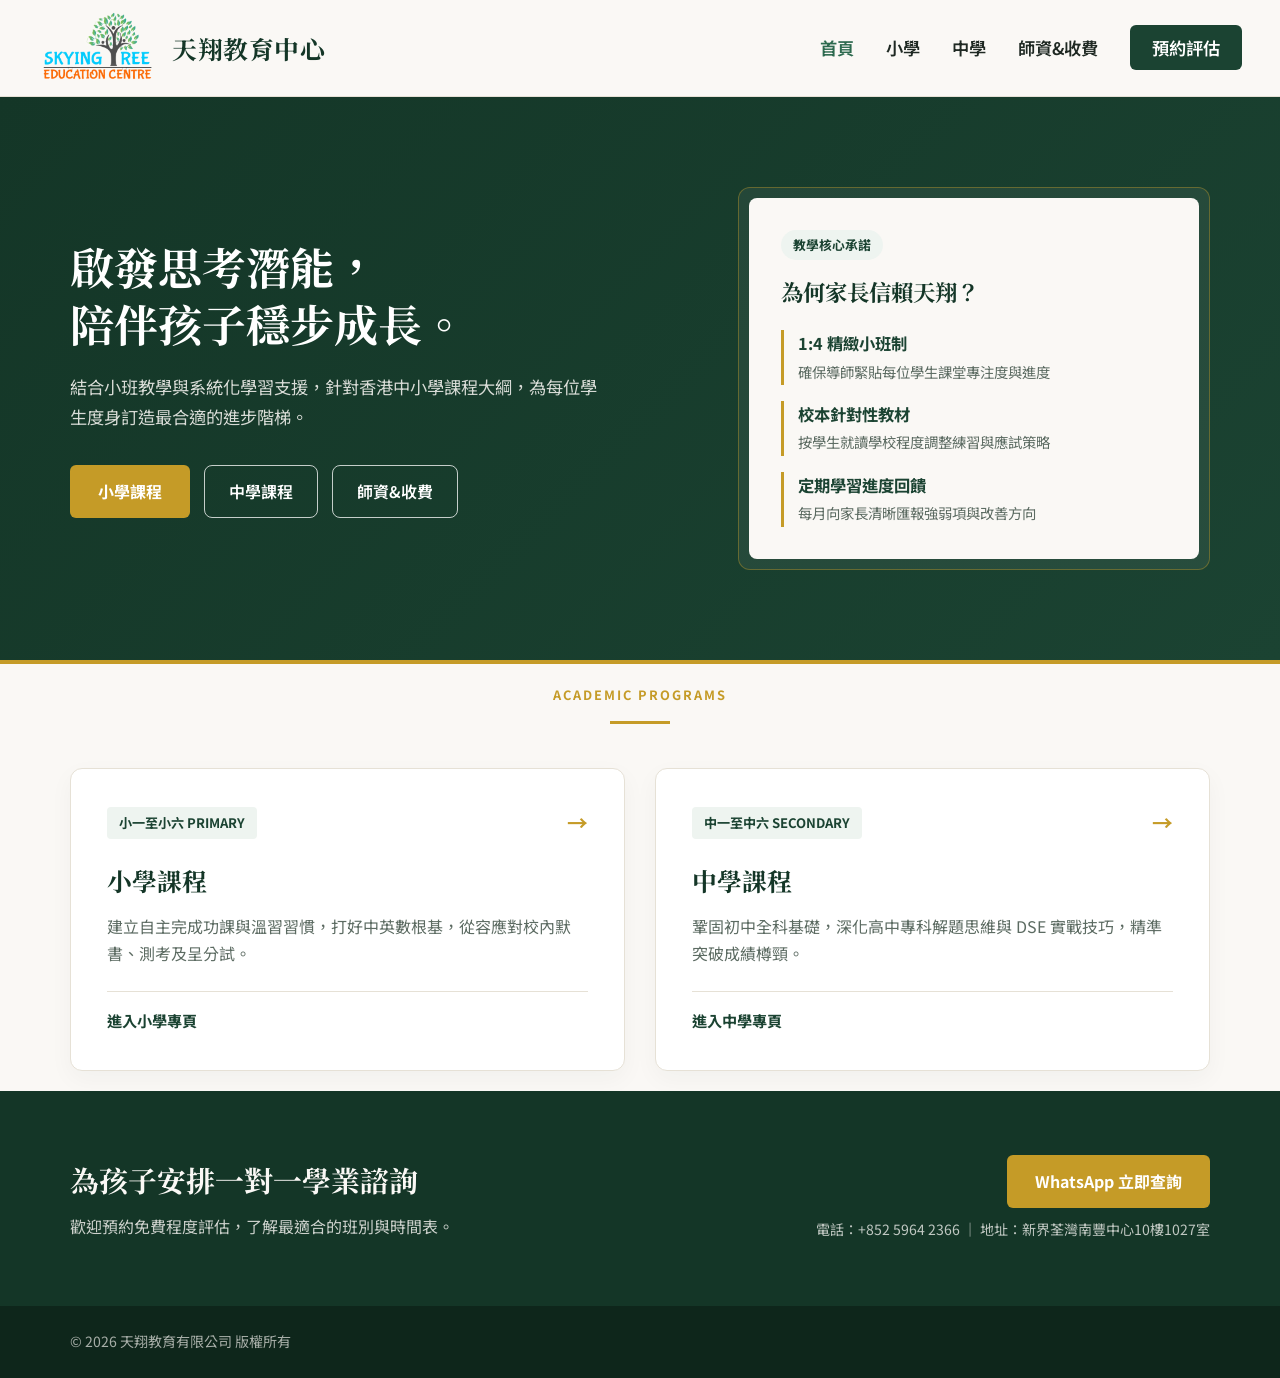
<file: index.html>
<!DOCTYPE html>
<html lang="zh-Hant">
<head>
  <meta charset="UTF-8" />
  <meta name="viewport" content="width=device-width, initial-scale=1.0" />
  <title>天翔教育中心 | 專注成長與學業卓越</title>
  <link rel="preconnect" href="https://fonts.googleapis.com">
  <link rel="preconnect" href="https://fonts.gstatic.com" crossorigin>
  <link href="https://fonts.googleapis.com/css2?family=Noto+Sans+TC:wght@400;500;700&family=Noto+Serif+TC:wght@600;700&display=swap" rel="stylesheet">
  <link rel="stylesheet" href="style.css" />
  
 

  
</head>
<body>

 <header class="navbar">
  <div class="container nav-content">
    <a href="index.html" class="logo">
      <img src="logo.png" alt="天翔教育中心" class="logo-img" />
      <span class="logo-text">天翔教育中心</span>
    </a>
    <nav>
      <ul class="nav-links">
        <li><a href="index.html" class="active">首頁</a></li>
        <li><a href="primary.html">小學</a></li>
        <li><a href="secondary.html">中學</a></li>
        <li><a href="teachers.html">師資&amp;收費</a></li>
        <li><a href="https://wa.me/85259642366?text=%E4%BD%A0%E5%A5%BD%EF%BC%8C%E6%88%91%E6%83%B3%E9%A0%90%E7%B4%84%E5%85%8D%E8%B2%BB%E8%A9%95%E4%BC%B0%E5%8F%8A%E6%9F%A5%E8%A9%A2%E8%AA%B2%E7%A8%8B%E3%80%82" target="_blank" rel="noopener noreferrer" class="btn-nav">預約評估</a></li>
      </ul>
    </nav>
  </div>
</header>

  <section class="hero">
    <div class="container hero-grid">
      <div class="hero-text">
        <h1>啟發思考潛能，<br>陪伴孩子穩步成長。</h1>
        <p class="hero-desc">
          結合小班教學與系統化學習支援，針對香港中小學課程大綱，為每位學生度身訂造最合適的進步階梯。
        </p>
        <div class="hero-actions">
          <a href="primary.html" class="btn-gold">小學課程</a>
          <a href="secondary.html" class="btn-outline-light">中學課程</a>
          <a href="teachers.html" class="btn-outline-light">師資&amp;收費</a>
        </div>
      </div>

      <div class="hero-card">
        <div class="hero-card-inner">
          <span class="card-badge">教學核心承諾</span>
          <h3>為何家長信賴天翔？</h3>
          <ul class="promise-list">
            <li>
              <strong>1:4 精緻小班制</strong>
              <span>確保導師緊貼每位學生課堂專注度與進度</span>
            </li>
            <li>
              <strong>校本針對性教材</strong>
              <span>按學生就讀學校程度調整練習與應試策略</span>
            </li>
            <li>
              <strong>定期學習進度回饋</strong>
              <span>每月向家長清晰匯報強弱項與改善方向</span>
            </li>
          </ul>
        </div>
      </div>
    </div>
  </section>

  <section class="section">
    <div class="container">
      <div class="section-header">
        <span class="section-sub">ACADEMIC PROGRAMS</span>
        <div class="divider"></div>
      </div>

      <div class="division-grid">
        <a href="primary.html" class="division-card">
          <div class="division-top">
            <span class="grade-pill">小一至小六 PRIMARY</span>
            <span class="arrow-icon">&rarr;</span>
          </div>
          <h3>小學課程</h3>
          <p>建立自主完成功課與溫習習慣，打好中英數根基，從容應對校內默書、測考及呈分試。</p>
          <span class="division-cta">進入小學專頁</span>
        </a>

        <a href="secondary.html" class="division-card">
          <div class="division-top">
            <span class="grade-pill">中一至中六 SECONDARY</span>
            <span class="arrow-icon">&rarr;</span>
          </div>
          <h3>中學課程</h3>
          <p>鞏固初中全科基礎，深化高中專科解題思維與 DSE 實戰技巧，精準突破成績樽頸。</p>
          <span class="division-cta">進入中學專頁</span>
        </a>
      </div>
    </div>
  </section>

  <section id="contact" class="cta-banner">
    <div class="container cta-content">
      <div>
        <h2>為孩子安排一對一學業諮詢</h2>
        <p>歡迎預約免費程度評估，了解最適合的班別與時間表。</p>
      </div>
      <div class="cta-right">
        <a href="https://wa.me/85259642366?text=%E4%BD%A0%E5%A5%BD%EF%BC%8C%E6%88%91%E6%83%B3%E9%A0%90%E7%B4%84%E5%85%8D%E8%B2%BB%E8%A9%95%E4%BC%B0%E5%8F%8A%E6%9F%A5%E8%A9%A2%E8%AA%B2%E7%A8%8B%E3%80%82" target="_blank" class="btn-gold">WhatsApp 立即查詢</a>
        <span class="contact-detail">電話：+852 5964 2366 ｜ 地址：新界荃灣南豐中心10樓1027室</span>
      </div>
    </div>
  </section>

  <footer>
    <div class="container footer-content">
      <p>&copy; 2026 天翔教育有限公司 版權所有</p>
    </div>
  </footer>

</body>
</html>
</file>
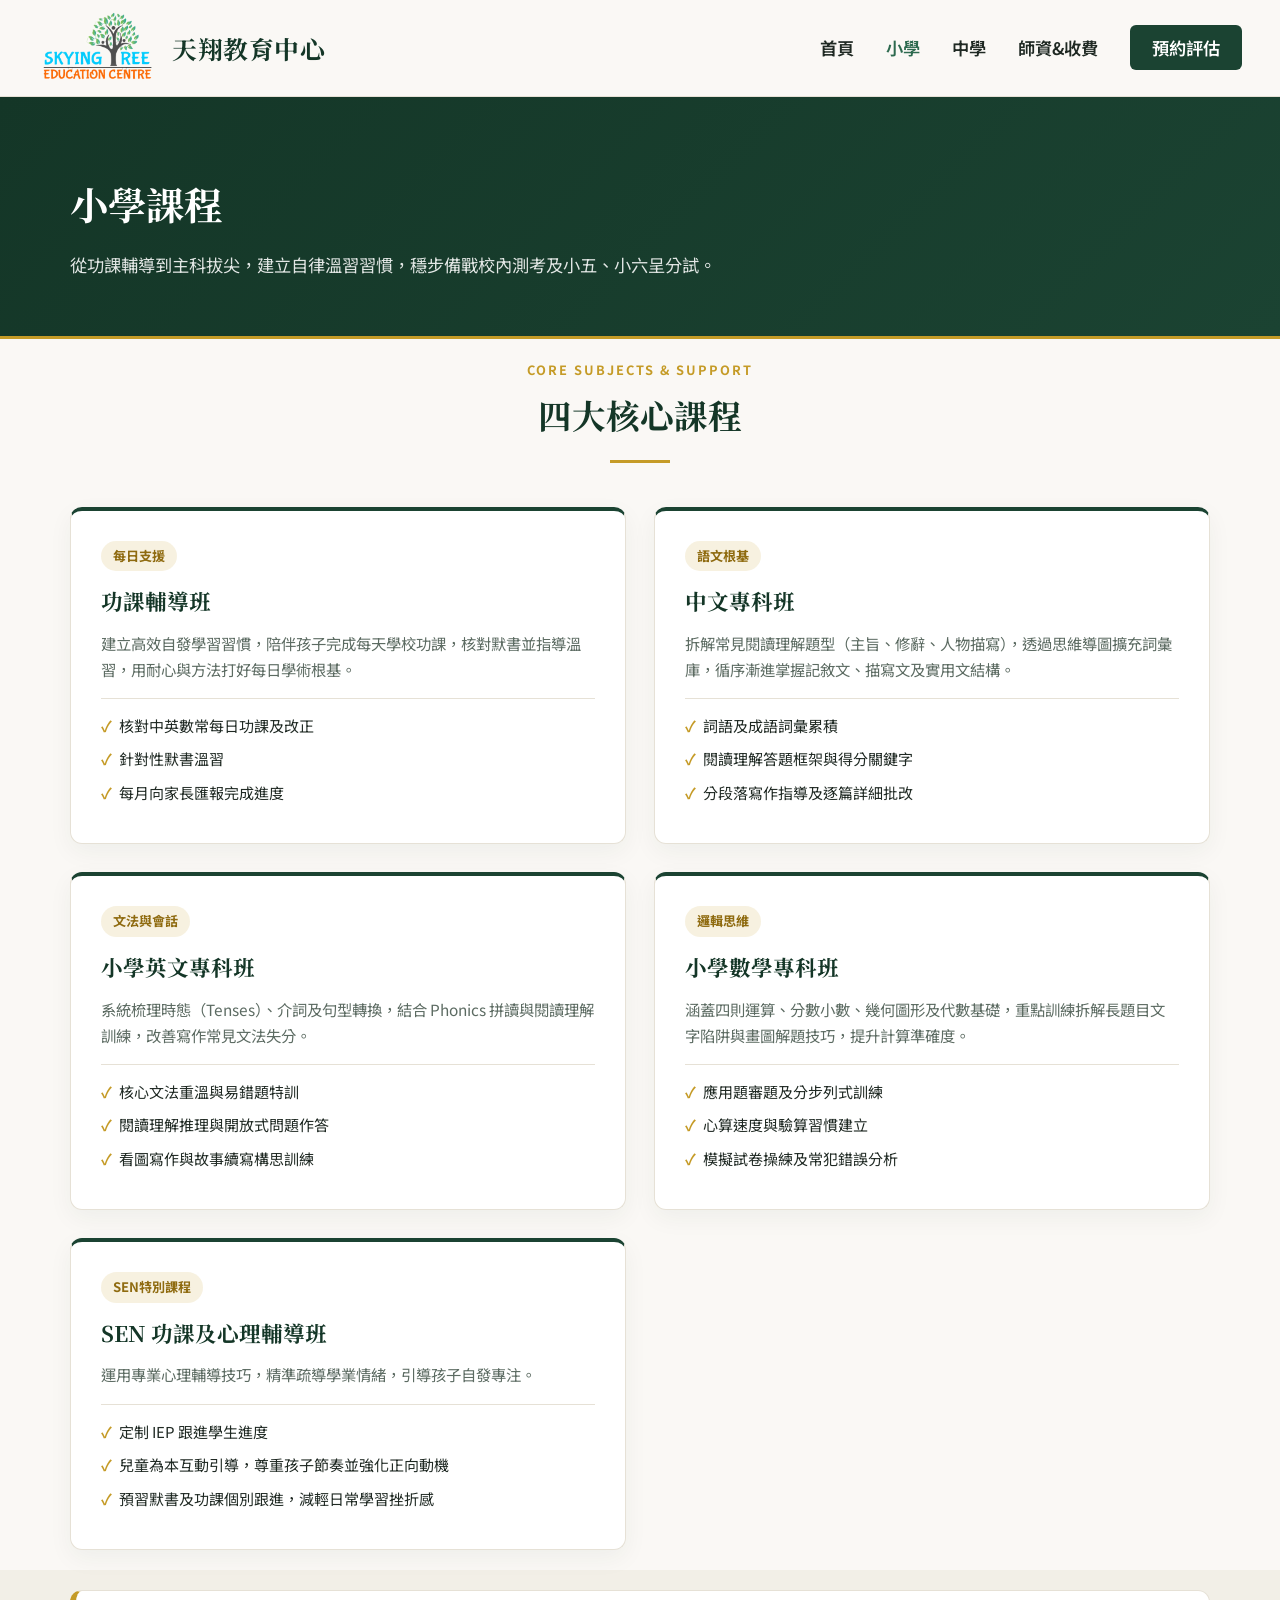
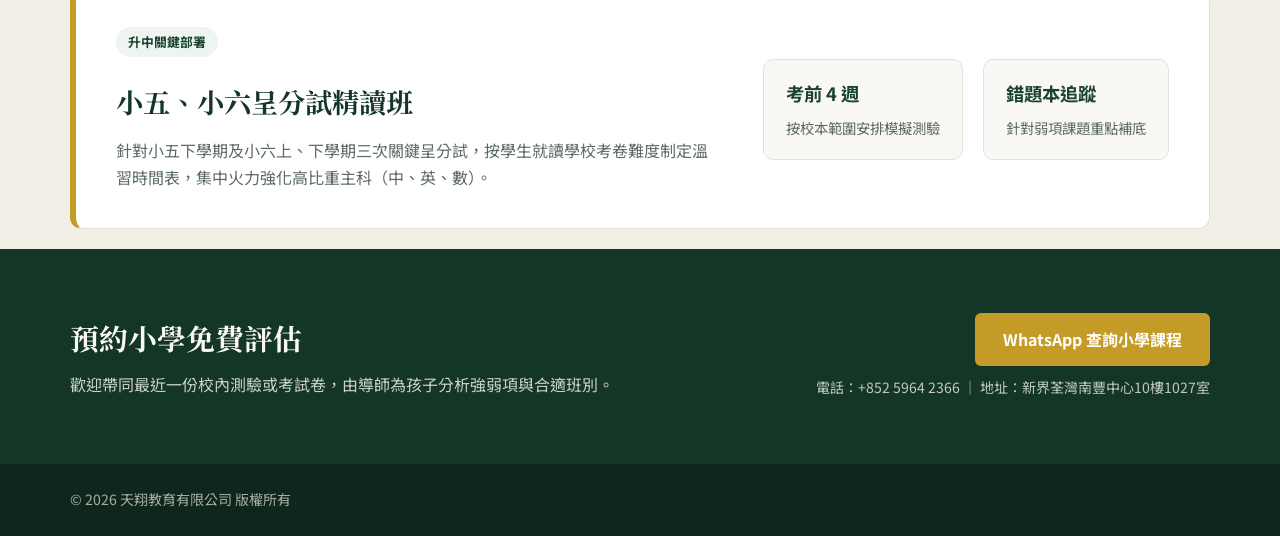
<file: primary.html>
<!DOCTYPE html>
<html lang="zh-Hant">
<head>
  <meta charset="UTF-8" />
  <meta name="viewport" content="width=device-width, initial-scale=1.0" />
  <meta name="format-detection" content="telephone=no" />
  <title>小學部課程 | 天翔教育中心</title>
  <link rel="preconnect" href="https://fonts.googleapis.com">
  <link rel="preconnect" href="https://fonts.gstatic.com" crossorigin>
  <link href="https://fonts.googleapis.com/css2?family=Noto+Sans+TC:wght@400;500;700&family=Noto+Serif+TC:wght@600;700&display=swap" rel="stylesheet">
  <link rel="stylesheet" href="style.css" />
</head>
<body>

  <!-- 頂部導覽列（與首頁完全一致） -->
  <header class="navbar">
    <div class="container nav-content">
      <a href="index.html" class="logo" style="display: flex; align-items: center; gap: 12px; text-decoration: none;">
        <img src="logo.png" alt="天翔教育中心" class="logo-img" style="height: 64px; width: auto; display: block;" />
        <span class="logo-text" style="white-space: nowrap;">天翔教育中心</span>
      </a>
      <nav>
        <ul class="nav-links">
          <li><a href="index.html">首頁</a></li>
          <li><a href="primary.html" class="active">小學</a></li>
          <li><a href="secondary.html">中學</a></li>
          <li><a href="teachers.html">師資&收費</a></li>
          <li><a href="https://wa.me/85259642366?text=%E4%BD%A0%E5%A5%BD%EF%BC%8C%E6%88%91%E6%83%B3%E9%A0%90%E7%B4%84%E5%85%8D%E8%B2%BB%E8%A9%95%E4%BC%B0%E5%8F%8A%E6%9F%A5%E8%A9%A2%E8%AA%B2%E7%A8%8B%E3%80%82" target="_blank" rel="noopener noreferrer" class="btn-nav">預約評估</a></li>
        </ul>
      </nav>
    </div>
  </header>

  <!-- 頁面頂部橫幅 -->
  <section class="page-banner">
    <div class="container">
      <h1>小學課程</h1>
      <p>從功課輔導到主科拔尖，建立自律溫習習慣，穩步備戰校內測考及小五、小六呈分試。</p>
    </div>
  </section>

  <!-- 小學核心課程 -->
  <section class="section">
    <div class="container">
      <div class="section-header">
        <span class="section-sub">CORE SUBJECTS & SUPPORT</span>
        <h2>四大核心課程</h2>
        <div class="divider"></div>
      </div>

      <div class="course-grid">
        <div class="course-card">
          <span class="course-tag">每日支援</span>
          <h3>功課輔導班</h3>
          <p>建立高效自發學習習慣，陪伴孩子完成每天學校功課，核對默書並指導溫習，用耐心與方法打好每日學術根基。</p>
          <ul class="course-points">
            <li>核對中英數常每日功課及改正</li>
            <li>針對性默書溫習</li>
            <li>每月向家長匯報完成進度</li>
          </ul>
        </div>

        <div class="course-card">
          <span class="course-tag">語文根基</span>
          <h3>中文專科班</h3>
          <p>拆解常見閱讀理解題型（主旨、修辭、人物描寫），透過思維導圖擴充詞彙庫，循序漸進掌握記敘文、描寫文及實用文結構。</p>
          <ul class="course-points">
            <li>詞語及成語詞彙累積</li>
            <li>閱讀理解答題框架與得分關鍵字</li>
            <li>分段落寫作指導及逐篇詳細批改</li>
          </ul>
        </div>

        <div class="course-card">
          <span class="course-tag">文法與會話</span>
          <h3>小學英文專科班</h3>
          <p>系統梳理時態（Tenses）、介詞及句型轉換，結合 Phonics 拼讀與閱讀理解訓練，改善寫作常見文法失分。</p>
          <ul class="course-points">
            <li>核心文法重溫與易錯題特訓</li>
            <li>閱讀理解推理與開放式問題作答</li>
            <li>看圖寫作與故事續寫構思訓練</li>
          </ul>
        </div>

        <div class="course-card">
          <span class="course-tag">邏輯思維</span>
          <h3>小學數學專科班</h3>
          <p>涵蓋四則運算、分數小數、幾何圖形及代數基礎，重點訓練拆解長題目文字陷阱與畫圖解題技巧，提升計算準確度。</p>
          <ul class="course-points">
            <li>應用題審題及分步列式訓練</li>
            <li>心算速度與驗算習慣建立</li>
            <li>模擬試卷操練及常犯錯誤分析</li>
          </ul>
        </div>

        <div class="course-card">
          <span class="course-tag">SEN特別課程</span>
          <h3>SEN 功課及心理輔導班</h3>
          <p>運用專業心理輔導技巧，精準疏導學業情緒，引導孩子自發專注。</p>
          <ul class="course-points">
            <li>定制 IEP 跟進學生進度</li>
            <li>兒童為本互動引導，尊重孩子節奏並強化正向動機</li>
            <li>預習默書及功課個別跟進，減輕日常學習挫折感</li>
          </ul>
        </div>
      </div>
    </div>
  </section>

  <!-- 小五、小六呈分試專項 -->
  <section class="section section-alt">
    <div class="container">
      <div class="highlight-box">
        <div class="highlight-text">
          <span class="card-badge">升中關鍵部署</span>
          <h2>小五、小六呈分試精讀班</h2>
          <p>針對小五下學期及小六上、下學期三次關鍵呈分試，按學生就讀學校考卷難度制定溫習時間表，集中火力強化高比重主科（中、英、數）。</p>
        </div>
        <div class="highlight-stats">
          <div class="stat-item">
            <strong>考前 4 週</strong>
            <span>按校本範圍安排模擬測驗</span>
          </div>
          <div class="stat-item">
            <strong>錯題本追蹤</strong>
            <span>針對弱項課題重點補底</span>
          </div>
        </div>
      </div>
    </div>
  </section>

  <!-- 預約諮詢橫幅 -->
  <section id="contact" class="cta-banner">
    <div class="container cta-content">
      <div>
        <h2>預約小學免費評估</h2>
        <p>歡迎帶同最近一份校內測驗或考試卷，由導師為孩子分析強弱項與合適班別。</p>
      </div>
      <div class="cta-right">
        <a href="https://wa.me/85259642366?text=%E4%BD%A0%E5%A5%BD%EF%BC%8C%E6%88%91%E6%83%B3%E6%9F%A5%E8%A9%A2%E5%B0%8F%E5%AD%B8%E5%8A%9F%E8%AA%B2%E8%BC%94%E5%B0%8E%E7%8F%AD%2F%E5%B0%88%E7%A7%91%E7%8F%AD" target="_blank" rel="noopener noreferrer" class="btn-gold">WhatsApp 查詢小學課程</a>
        <span class="contact-detail">電話：+852 5964 2366 ｜ 地址：新界荃灣南豐中心10樓1027室</span>
      </div>
    </div>
  </section>

  <footer>
    <div class="container footer-content">
      <p>© 2026 天翔教育有限公司 版權所有</p>
    </div>
  </footer>

</body>
</html>
</file>
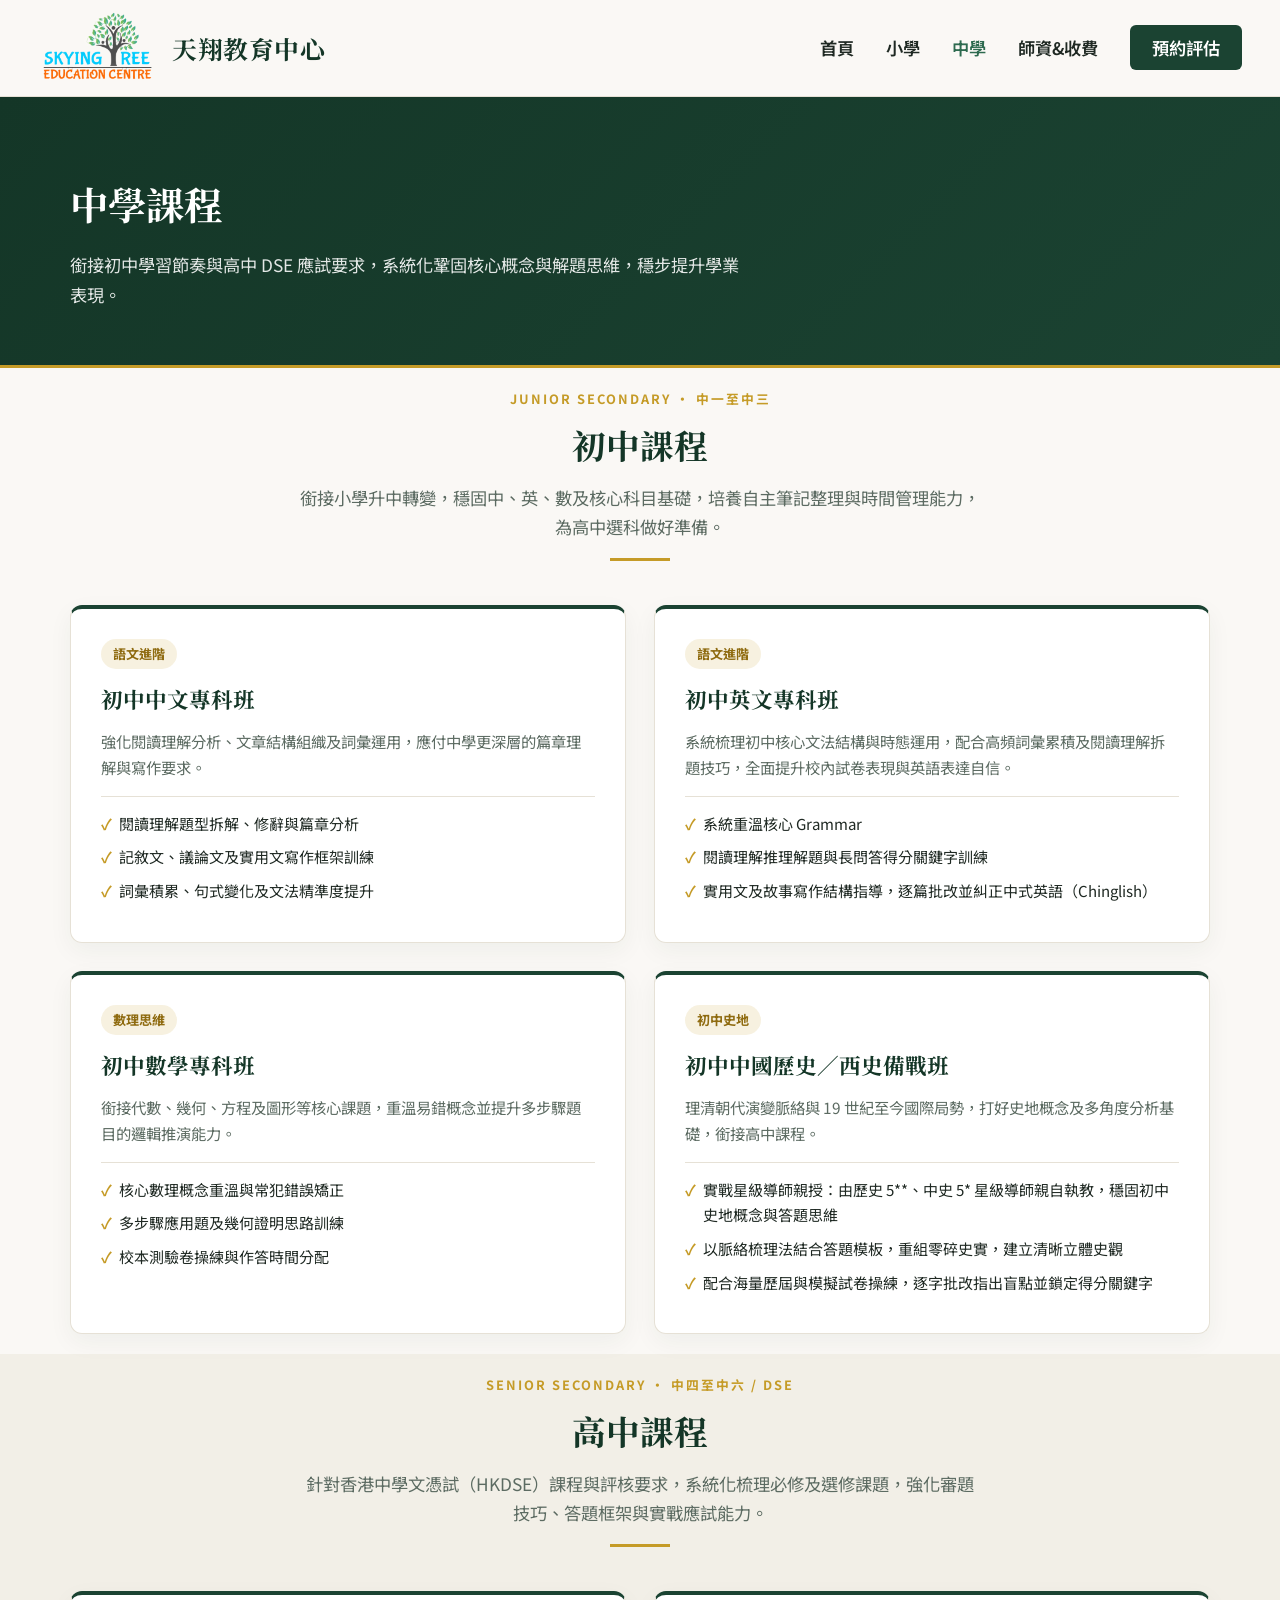
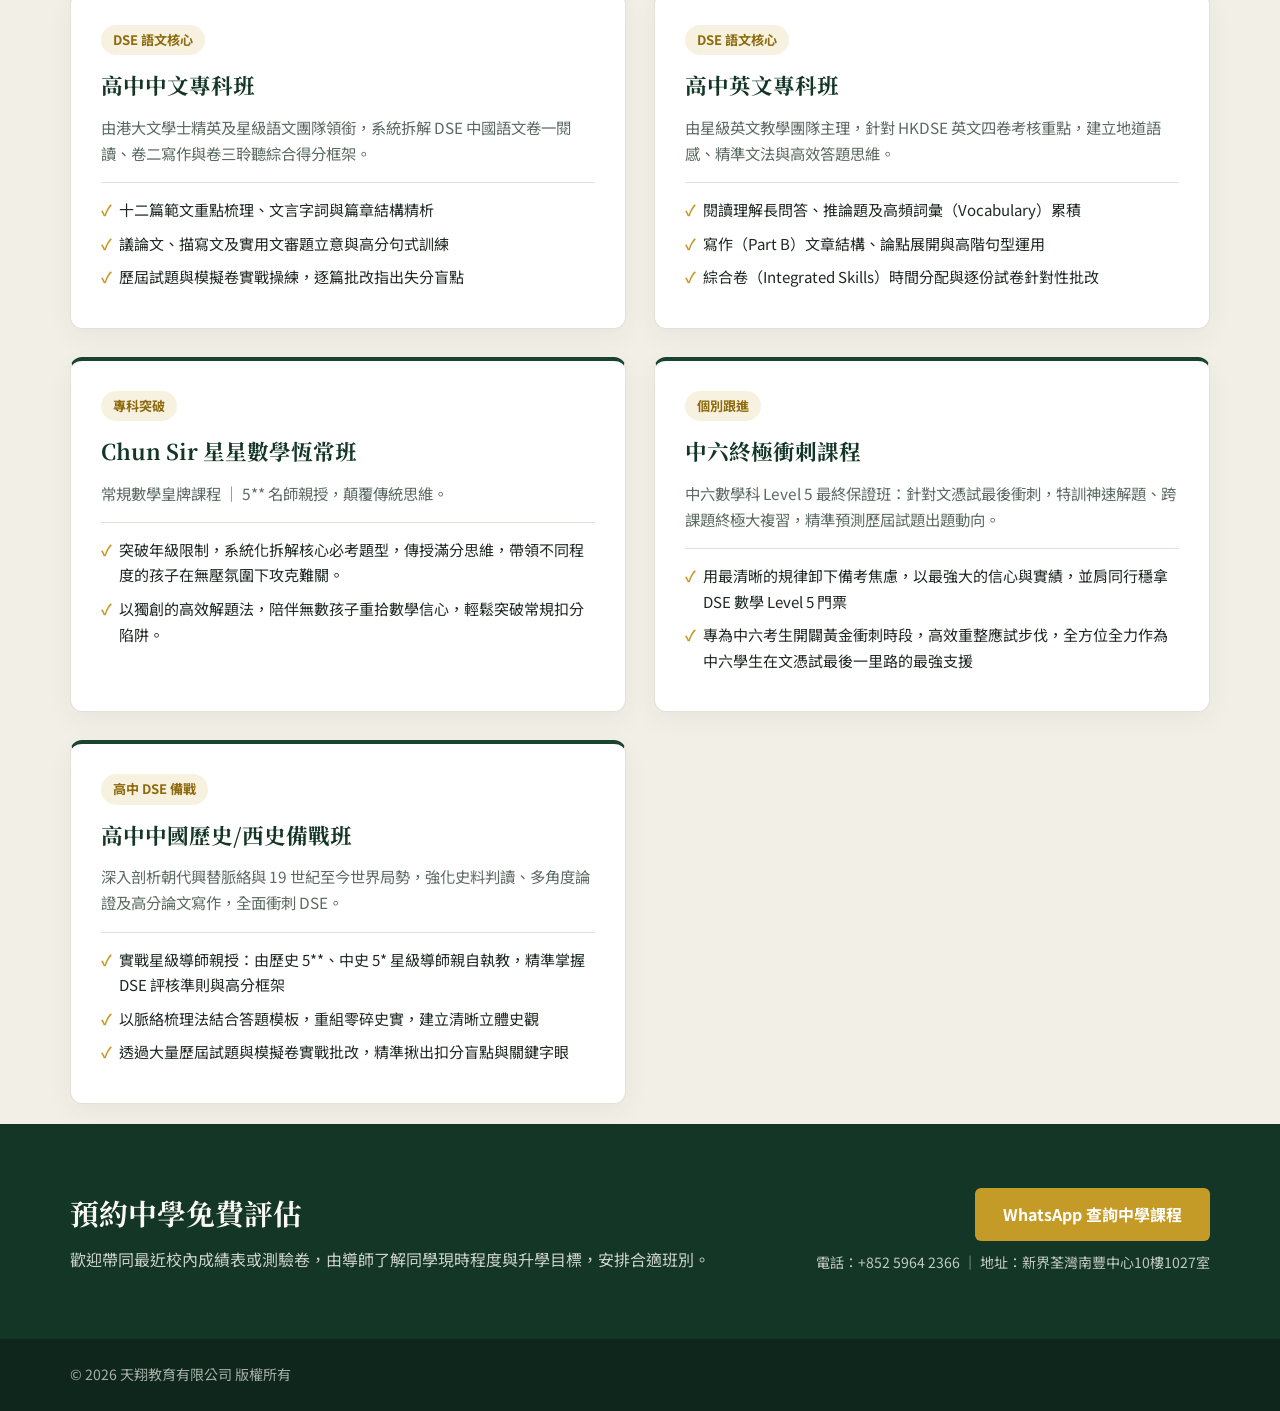
<file: secondary.html>
<!DOCTYPE html>
<html lang="zh-Hant">
<head>
  <meta charset="UTF-8" />
  <meta name="viewport" content="width=device-width, initial-scale=1.0" />
  <title>中學課程 | 天翔教育中心</title>
  <link rel="preconnect" href="https://fonts.googleapis.com">
  <link rel="preconnect" href="https://fonts.gstatic.com" crossorigin>
  <link href="https://fonts.googleapis.com/css2?family=Noto+Sans+TC:wght@400;500;700&family=Noto+Serif+TC:wght@600;700&display=swap" rel="stylesheet">
  <link rel="stylesheet" href="style.css" />
</head>
<body>

  <!-- 頂部導覽列 -->
  <header class="navbar">
    <div class="container nav-content">
      <a href="index.html" class="logo">
        <img src="logo.png" alt="天翔教育中心" class="logo-img" />
        <span class="logo-text">天翔教育中心</span>
      </a>
      <nav>
        <ul class="nav-links">
          <li><a href="index.html">首頁</a></li>
          <li><a href="primary.html">小學</a></li>
          <li><a href="secondary.html" class="active">中學</a></li>
          <li><a href="teachers.html">師資&收費</a></li>
          <li><a href="https://wa.me/85259642366?text=%E4%BD%A0%E5%A5%BD%EF%BC%8C%E6%88%91%E6%83%B3%E6%9F%A5%E8%A9%A2%E4%B8%AD%E5%AD%B8%E5%B0%88%E7%A7%91%E7%8F%AD" target="_blank" rel="noopener noreferrer" class="btn-nav">預約評估</a></li>
        </ul>
      </nav>
    </div>
  </header>

  <!-- 頁面頂部橫幅 -->
  <section class="page-banner">
    <div class="container">
      <h1>中學課程</h1>
      <p>銜接初中學習節奏與高中 DSE 應試要求，系統化鞏固核心概念與解題思維，穩步提升學業表現。</p>
    </div>
  </section>

  <!-- 第一部分：初中課程（中一至中三） -->
  <section class="section">
    <div class="container">
      <div class="section-header">
        <span class="section-sub">JUNIOR SECONDARY · 中一至中三</span>
        <h2>初中課程</h2>
        <p class="hero-desc" style="color: var(--text-muted); margin: 10px auto 0; max-width: 680px;">
          銜接小學升中轉變，穩固中、英、數及核心科目基礎，培養自主筆記整理與時間管理能力，為高中選科做好準備。
        </p>
        <div class="divider"></div>
      </div>

      <div class="course-grid">
        <div class="course-card">
          <span class="course-tag">語文進階</span>
          <h3>初中中文專科班</h3>
          <p>強化閱讀理解分析、文章結構組織及詞彙運用，應付中學更深層的篇章理解與寫作要求。</p>
          <ul class="course-points">
            <li>閱讀理解題型拆解、修辭與篇章分析</li>
            <li>記敘文、議論文及實用文寫作框架訓練</li>
            <li>詞彙積累、句式變化及文法精準度提升</li>
          </ul>
        </div>

        <div class="course-card">
          <span class="course-tag">語文進階</span>
          <h3>初中英文專科班</h3>
          <p>系統梳理初中核心文法結構與時態運用，配合高頻詞彙累積及閱讀理解拆題技巧，全面提升校內試卷表現與英語表達自信。</p>
          <ul class="course-points">
            <li>系統重溫核心 Grammar</li>
            <li>閱讀理解推理解題與長問答得分關鍵字訓練</li>
            <li>實用文及故事寫作結構指導，逐篇批改並糾正中式英語（Chinglish）</li>
          </ul>
        </div>

        <div class="course-card">
          <span class="course-tag">數理思維</span>
          <h3>初中數學專科班</h3>
          <p>銜接代數、幾何、方程及圖形等核心課題，重溫易錯概念並提升多步驟題目的邏輯推演能力。</p>
          <ul class="course-points">
            <li>核心數理概念重溫與常犯錯誤矯正</li>
            <li>多步驟應用題及幾何證明思路訓練</li>
            <li>校本測驗卷操練與作答時間分配</li>
          </ul>
        </div>

        <div class="course-card">
          <span class="course-tag">初中史地</span>
          <h3>初中中國歷史／西史備戰班</h3>
          <p>理清朝代演變脈絡與 19 世紀至今國際局勢，打好史地概念及多角度分析基礎，銜接高中課程。</p>
          <ul class="course-points">
            <li>實戰星級導師親授：由歷史 5**、中史 5* 星級導師親自執教，穩固初中史地概念與答題思維</li>
            <li>以脈絡梳理法結合答題模板，重組零碎史實，建立清晰立體史觀</li>
            <li>配合海量歷屆與模擬試卷操練，逐字批改指出盲點並鎖定得分關鍵字</li>
          </ul>
        </div>
      </div>
    </div>
  </section>

  <!-- 第二部分：高中課程（中四至中六） -->
  <section class="section section-alt">
    <div class="container">
      <div class="section-header">
        <span class="section-sub">SENIOR SECONDARY · 中四至中六 / DSE</span>
        <h2>高中課程</h2>
        <p class="hero-desc" style="color: var(--text-muted); margin: 10px auto 0; max-width: 680px;">
          針對香港中學文憑試（HKDSE）課程與評核要求，系統化梳理必修及選修課題，強化審題技巧、答題框架與實戰應試能力。
        </p>
        <div class="divider"></div>
      </div>

      <div class="course-grid">
        <div class="course-card">
          <span class="course-tag">DSE 語文核心</span>
          <h3>高中中文專科班</h3>
          <p>由港大文學士精英及星級語文團隊領銜，系統拆解 DSE 中國語文卷一閱讀、卷二寫作與卷三聆聽綜合得分框架。</p>
          <ul class="course-points">
            <li>十二篇範文重點梳理、文言字詞與篇章結構精析</li>
            <li>議論文、描寫文及實用文審題立意與高分句式訓練</li>
            <li>歷屆試題與模擬卷實戰操練，逐篇批改指出失分盲點</li>
          </ul>
        </div>

        <div class="course-card">
          <span class="course-tag">DSE 語文核心</span>
          <h3>高中英文專科班</h3>
          <p>由星級英文教學團隊主理，針對 HKDSE 英文四卷考核重點，建立地道語感、精準文法與高效答題思維。</p>
          <ul class="course-points">
            <li>閱讀理解長問答、推論題及高頻詞彙（Vocabulary）累積</li>
            <li>寫作（Part B）文章結構、論點展開與高階句型運用</li>
            <li>綜合卷（Integrated Skills）時間分配與逐份試卷針對性批改</li>
          </ul>
        </div>

        <div class="course-card">
          <span class="course-tag">專科突破</span>
          <h3>Chun Sir 星星數學恆常班</h3>
          <p>常規數學皇牌課程 ｜ 5** 名師親授，顛覆傳統思維。</p>
          <ul class="course-points">
            <li>突破年級限制，系統化拆解核心必考題型，傳授滿分思維，帶領不同程度的孩子在無壓氛圍下攻克難關。</li>
            <li>以獨創的高效解題法，陪伴無數孩子重拾數學信心，輕鬆突破常規扣分陷阱。</li>
          </ul>
        </div>

        <div class="course-card">
          <span class="course-tag">個別跟進</span>
          <h3>中六終極衝刺課程</h3>
          <p>中六數學科 Level 5 最終保證班：針對文憑試最後衝刺，特訓神速解題、跨課題終極大複習，精準預測歷屆試題出題動向。</p>
          <ul class="course-points">
            <li>用最清晰的規律卸下備考焦慮，以最強大的信心與實績，並肩同行穩拿 DSE 數學 Level 5 門票</li>
            <li>專為中六考生開闢黃金衝刺時段，高效重整應試步伐，全方位全力作為中六學生在文憑試最後一里路的最強支援</li>
          </ul>
        </div>

        <div class="course-card">
          <span class="course-tag">高中 DSE 備戰</span>
          <h3>高中中國歷史/西史備戰班</h3>
          <p>深入剖析朝代興替脈絡與 19 世紀至今世界局勢，強化史料判讀、多角度論證及高分論文寫作，全面衝刺 DSE。</p>
          <ul class="course-points">
            <li>實戰星級導師親授：由歷史 5**、中史 5* 星級導師親自執教，精準掌握 DSE 評核準則與高分框架</li>
            <li>以脈絡梳理法結合答題模板，重組零碎史實，建立清晰立體史觀</li>
            <li>透過大量歷屆試題與模擬卷實戰批改，精準揪出扣分盲點與關鍵字眼</li>
          </ul>
        </div>
      </div>
    </div>
  </section>

  <!-- 預約諮詢橫幅 -->
  <section id="contact" class="cta-banner">
    <div class="container cta-content">
      <div>
        <h2>預約中學免費評估</h2>
        <p>歡迎帶同最近校內成績表或測驗卷，由導師了解同學現時程度與升學目標，安排合適班別。</p>
      </div>
      <div class="cta-right">
        <a href="https://wa.me/85259642366" target="_blank" rel="noopener noreferrer" class="btn-gold">WhatsApp 查詢中學課程</a>
        <span class="contact-detail">電話：+852 5964 2366 ｜ 地址：新界荃灣南豐中心10樓1027室</span>
      </div>
    </div>
  </section>

  <footer>
    <div class="container footer-content">
      <p>© 2026 天翔教育有限公司 版權所有</p>
    </div>
  </footer>

</body>
</html>
</file>
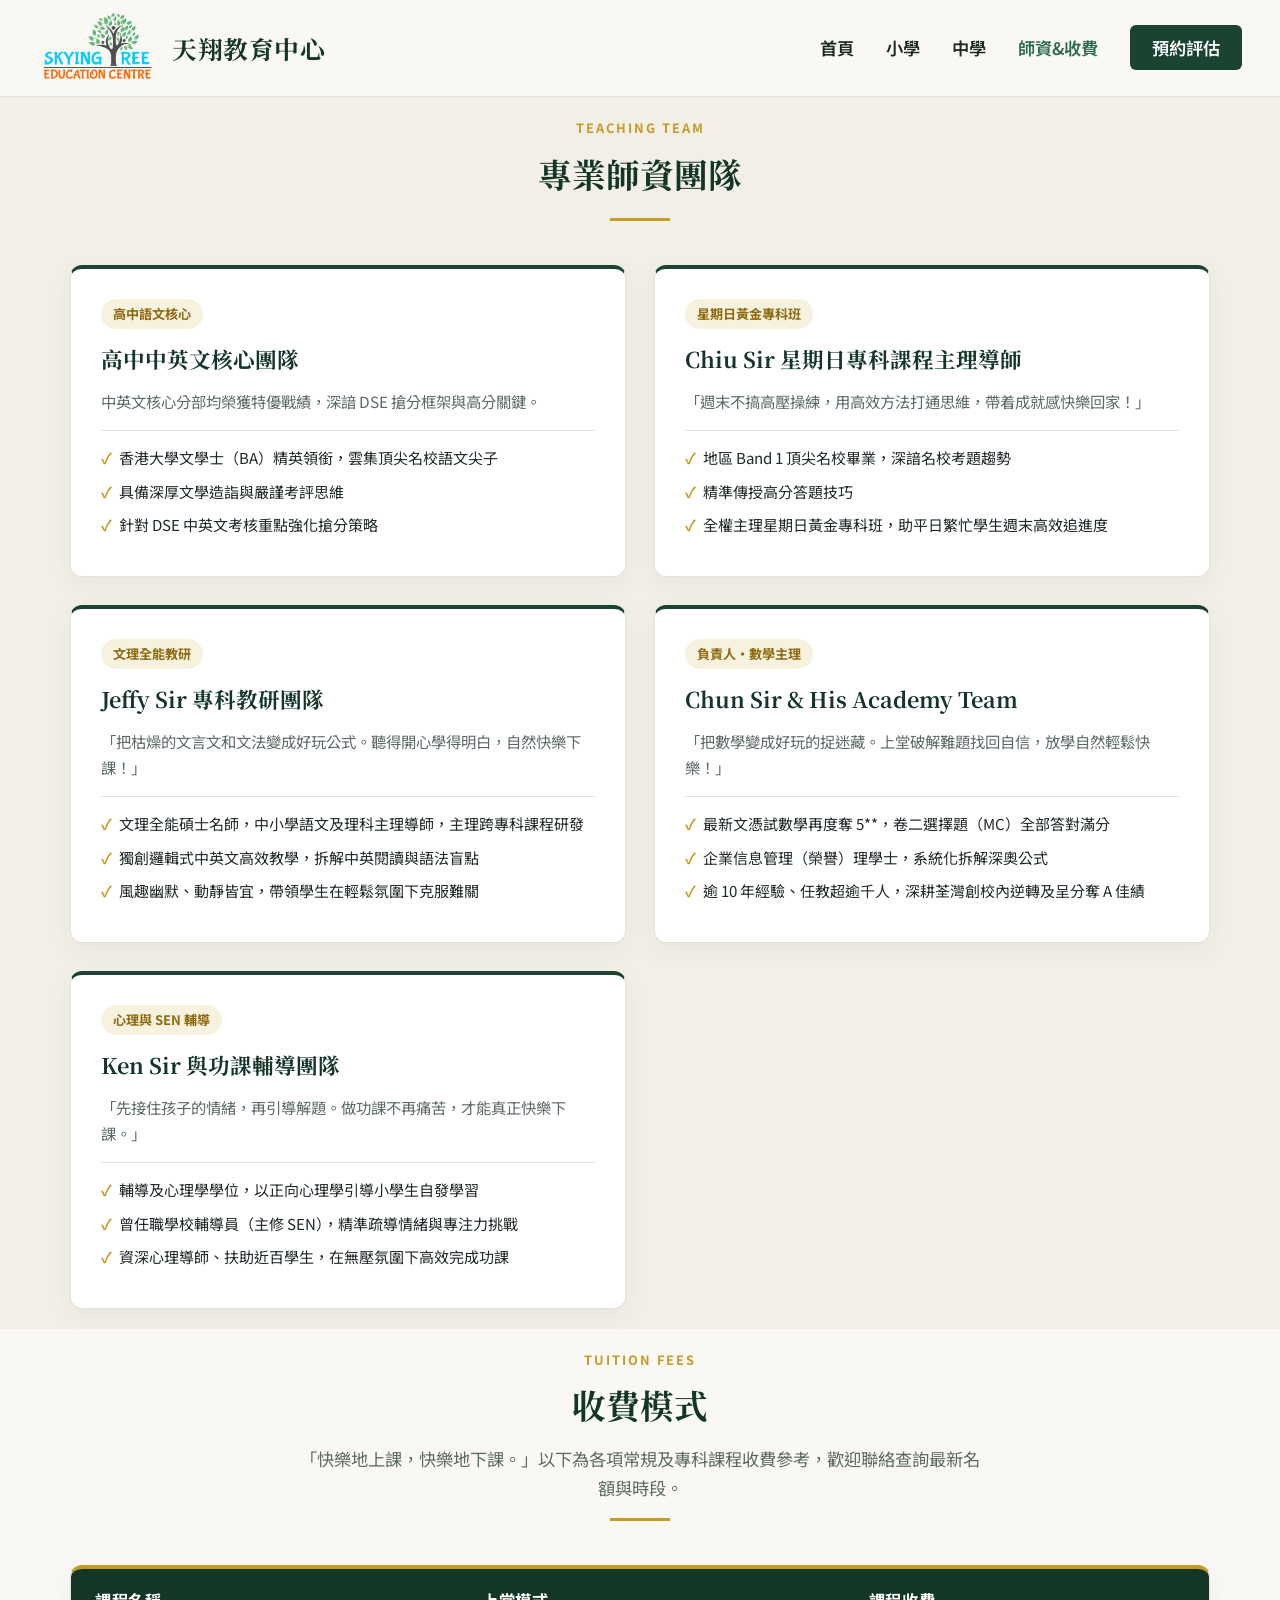
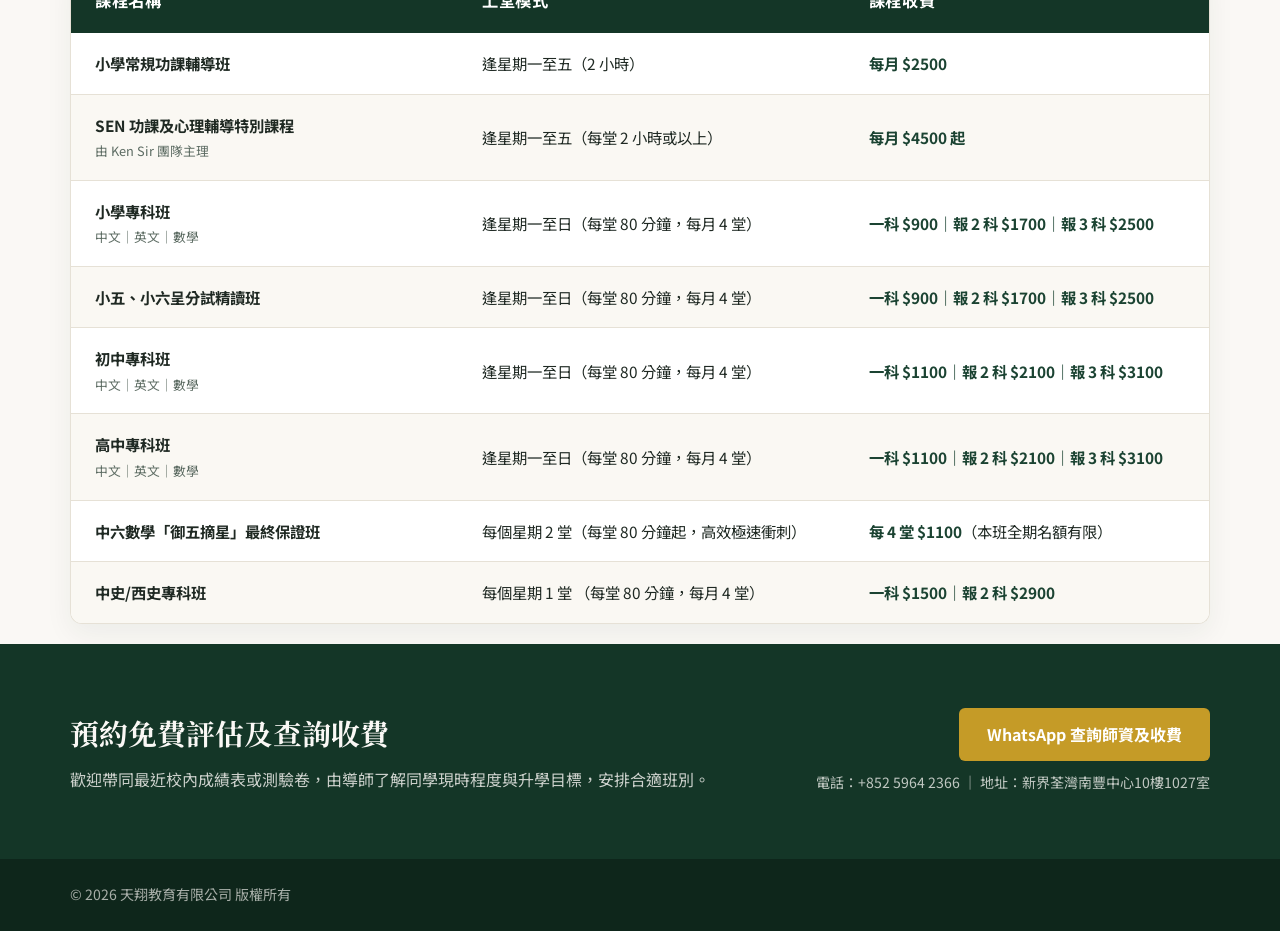
<file: teachers.html>
<!DOCTYPE html>
<html lang="zh-Hant">
<head>
  <meta charset="UTF-8" />
  <meta name="viewport" content="width=device-width, initial-scale=1.0" />
  <title>師資與收費 | 天翔教育中心</title>
  <link rel="preconnect" href="https://fonts.googleapis.com">
  <link rel="preconnect" href="https://fonts.gstatic.com" crossorigin>
  <link href="https://fonts.googleapis.com/css2?family=Noto+Sans+TC:wght@400;500;700&family=Noto+Serif+TC:wght@600;700&display=swap" rel="stylesheet">
  <link rel="stylesheet" href="style.css" />
</head>
<body>

  <header class="navbar">
    <div class="container nav-content">
      <a href="index.html" class="logo">
        <img src="logo.png" alt="天翔教育中心" class="logo-img" />
        <span class="logo-text">天翔教育中心</span>
      </a>
      <nav>
        <ul class="nav-links">
          <li><a href="index.html">首頁</a></li>
          <li><a href="primary.html">小學</a></li>
          <li><a href="secondary.html">中學</a></li>
          <li><a href="teachers.html" class="active">師資&收費</a></li>
          <li><a href="https://wa.me/85259642366?text=%E4%BD%A0%E5%A5%BD%EF%BC%8C%E6%88%91%E6%83%B3%E9%A0%90%E7%B4%84%E5%85%8D%E8%B2%BB%E8%A9%95%E4%BC%B0%E5%8F%8A%E6%9F%A5%E8%A9%A2%E8%AA%B2%E7%A8%8B%E3%80%82" target="_blank" rel="noopener noreferrer" class="btn-nav">預約評估</a></li>
        </ul>
      </nav>
    </div>
  </header>

<section id="teachers" class="section section-alt">
    <div class="container">
      <div class="section-header">
        <span class="section-sub">TEACHING TEAM</span>
        <h2>專業師資團隊</h2>
        <div class="divider"></div>
      </div>

      <div class="course-grid">
        <div class="course-card">
          <span class="course-tag">高中語文核心</span>
          <h3>高中中英文核心團隊</h3>
          <p>中英文核心分部均榮獲特優戰績，深諳 DSE 搶分框架與高分關鍵。</p>
          <ul class="course-points">
            <li>香港大學文學士（BA）精英領銜，雲集頂尖名校語文尖子</li>
            <li>具備深厚文學造詣與嚴謹考評思維</li>
            <li>針對 DSE 中英文考核重點強化搶分策略</li>
          </ul>
        </div>

        <div class="course-card">
          <span class="course-tag">星期日黃金專科班</span>
          <h3>Chiu Sir 星期日專科課程主理導師</h3>
          <p>「週末不搞高壓操練，用高效方法打通思維，帶着成就感快樂回家！」</p>
          <ul class="course-points">
            <li>地區 Band 1 頂尖名校畢業，深諳名校考題趨勢</li>
            <li>精準傳授高分答題技巧</li>
            <li>全權主理星期日黃金專科班，助平日繁忙學生週末高效追進度</li>
          </ul>
        </div>

        <div class="course-card">
          <span class="course-tag">文理全能教研</span>
          <h3>Jeffy Sir 專科教研團隊</h3>
          <p>「把枯燥的文言文和文法變成好玩公式。聽得開心學得明白，自然快樂下課！」</p>
          <ul class="course-points">
            <li>文理全能碩士名師，中小學語文及理科主理導師，主理跨專科課程研發</li>
            <li>獨創邏輯式中英文高效教學，拆解中英閱讀與語法盲點</li>
            <li>風趣幽默、動靜皆宜，帶領學生在輕鬆氛圍下克服難關</li>
          </ul>
        </div>

        <div class="course-card">
          <span class="course-tag">負責人・數學主理</span>
          <h3>Chun Sir & His Academy Team</h3>
          <p>「把數學變成好玩的捉迷藏。上堂破解難題找回自信，放學自然輕鬆快樂！」</p>
          <ul class="course-points">
            <li>最新文憑試數學再度奪 5**，卷二選擇題（MC）全部答對滿分</li>
            <li>企業信息管理（榮譽）理學士，系統化拆解深奧公式</li>
            <li>逾 10 年經驗、任教超逾千人，深耕荃灣創校內逆轉及呈分奪 A 佳績</li>
          </ul>
        </div>

        <div class="course-card">
          <span class="course-tag">心理與 SEN 輔導</span>
          <h3>Ken Sir 與功課輔導團隊</h3>
          <p>「先接住孩子的情緒，再引導解題。做功課不再痛苦，才能真正快樂下課。」</p>
          <ul class="course-points">
            <li>輔導及心理學學位，以正向心理學引導小學生自發學習</li>
            <li>曾任職學校輔導員（主修 SEN），精準疏導情緒與專注力挑戰</li>
            <li>資深心理導師、扶助近百學生，在無壓氛圍下高效完成功課</li>
          </ul>
        </div>
      </div>
    </div>
  </section>

  <!-- 第二部分：收費模式（獨立分開喺下面，全闊表格） -->
  <section id="tuition" class="section">
    <div class="container">
      <div class="section-header">
        <span class="section-sub">TUITION FEES</span>
        <h2>收費模式</h2>
        <p class="hero-desc" style="color: var(--text-muted); margin: 10px auto 0; max-width: 680px;">
          「快樂地上課，快樂地下課。」以下為各項常規及專科課程收費參考，歡迎聯絡查詢最新名額與時段。
        </p>
        <div class="divider"></div>
      </div>

      <div class="fee-table-wrap">
        <table class="fee-table">
          <thead>
            <tr>
              <th style="width: 34%;">課程名稱</th>
              <th style="width: 34%;">上堂模式</th>
              <th style="width: 32%;">課程收費</th>
            </tr>
          </thead>
          <tbody>
            <tr>
              <td><strong>小學常規功課輔導班</strong></td>
              <td>逢星期一至五（2 小時）</td>
              <td><span class="fee-price">每月 $2500</span></td>
            </tr>
            <tr>
              <td><strong>SEN 功課及心理輔導特別課程</strong><br><small style="color: var(--text-muted);">由 Ken Sir 團隊主理</small></td>
              <td>逢星期一至五（每堂 2 小時或以上）</td>
              <td><span class="fee-price">每月 $4500 起</span></td>
            </tr>
            <tr>
              <td><strong>小學專科班</strong><br><small style="color: var(--text-muted);">中文｜英文｜數學</small></td>
              <td>逢星期一至日（每堂 80 分鐘，每月 4 堂）</td>
              <td><span class="fee-price">一科 $900｜報 2 科 $1700｜報 3 科 $2500</span></td>
            </tr>
            <tr>
              <td><strong>小五、小六呈分試精讀班</strong></td>
              <td>逢星期一至日（每堂 80 分鐘，每月 4 堂）</td>
              <td><span class="fee-price">一科 $900｜報 2 科 $1700｜報 3 科 $2500</span></td>
            </tr>
            <tr>
              <td><strong>初中專科班</strong><br><small style="color: var(--text-muted);">中文｜英文｜數學</small></td>
              <td>逢星期一至日（每堂 80 分鐘，每月 4 堂）</td>
              <td><span class="fee-price">一科 $1100｜報 2 科 $2100｜報 3 科 $3100</span></td>
            </tr>
            <tr>
              <td><strong>高中專科班</strong><br><small style="color: var(--text-muted);">中文｜英文｜數學</small></td>
              <td>逢星期一至日（每堂 80 分鐘，每月 4 堂）</td>
              <td><span class="fee-price">一科 $1100｜報 2 科 $2100｜報 3 科 $3100</span></td>
            </tr>
            <tr>
              <td><strong>中六數學「御五摘星」最終保證班</strong></td>
              <td>每個星期 2 堂（每堂 80 分鐘起，高效極速衝刺）</td>
              <td><span class="fee-price">每 4 堂 $1100</span>（本班全期名額有限）</td>
            </tr>
            <tr>
              <td><strong>中史/西史專科班</strong></td>
              <td>每個星期 1 堂 （每堂 80 分鐘，每月 4 堂）</td>
              <td><span class="fee-price">一科 $1500｜報 2 科 $2900</span></td>
            </tr>
            </tr>
          </tbody>
        </table>
      </div>
    </div>
  </section>

</html>

    </div>
  </section>
  </section>

  <section id="contact" class="cta-banner">
    <div class="container cta-content">
      <div>
        <h2>預約免費評估及查詢收費</h2>
        <p>歡迎帶同最近校內成績表或測驗卷，由導師了解同學現時程度與升學目標，安排合適班別。</p>
      </div>
      <div class="cta-right">
        <a href="https://wa.me/85259642366?text=%E4%BD%A0%E5%A5%BD%EF%BC%8C%E6%88%91%E6%83%B3%E9%A0%90%E7%B4%84%E5%85%8D%E8%B2%BB%E8%A9%95%E4%BC%B0%E5%8F%8A%E6%9F%A5%E8%A9%A2%E8%AA%B2%E7%A8%8B%E3%80%82" target="_blank" class="btn-gold">WhatsApp 查詢師資及收費</a>
        <span class="contact-detail">電話：+852 5964 2366 ｜ 地址：新界荃灣南豐中心10樓1027室</span>
      </div>
    </div>
  </section>

  <footer>
    <div class="container footer-content">
      <p>© 2026 天翔教育有限公司 版權所有</p>
    </div>
  </footer>

</body>
</html>
</file>
<file: style.css>
:root {
  --forest-dark: #143627;     /* 深森林綠（背景主色） */
  --forest-main: #1b4332;     /* 森林綠（品牌主色） */
  --forest-light: #2d6a4f;    /* 柔和翠綠（輔助色） */
  --cream-bg: #faf8f5;        /* 暖米白（頁面底色） */
  --cream-card: #ffffff;      /* 純白卡片（突出層次） */
  --gold: #c59b27;            /* 學院金（重點按鈕與邊線） */
  --gold-hover: #b0881e;
  --text-main: #1f2923;       /* 深墨綠灰文字 */
  --text-muted: #5c6b62;      /* 柔和灰綠副文 */
  --border-soft: #e6e1d6;     /* 暖米色邊框 */
}

* {
  margin: 0;
  padding: 0;
  box-sizing: border-box;
}

body {
  font-family: 'Noto Sans TC', -apple-system, BlinkMacSystemFont, sans-serif;
  background-color: var(--cream-bg);
  color: var(--text-main);
  line-height: 1.7;
}

h1, h2, h3, .logo-text {
  font-family: 'Noto Serif TC', serif;
}

.container {
  width: 90%;
  max-width: 1140px;
  margin: 0 auto;
}

/* 導覽列 */
.navbar {
  background-color: rgba(250, 248, 245, 0.95);
  backdrop-filter: blur(8px);
  border-bottom: 1px solid var(--border-soft);
  position: sticky;
  top: 0;
  z-index: 100;
}

.nav-content {
  display: flex;
  justify-content: space-between;
  align-items: center;
  height: 76px;
}

.logo {
  display: flex;
  align-items: center;
  gap: 10px;
  text-decoration: none;
}

.logo-mark {
  background-color: var(--forest-main);
  color: var(--cream-bg);
  font-family: 'Noto Serif TC', serif;
  font-weight: 700;
  font-size: 0.95rem;
  padding: 6px 10px;
  border-radius: 4px;
  border: 1px solid var(--gold);
}

.logo-text {
  font-size: 1.35rem;
  font-weight: 700;
  color: var(--forest-dark);
  letter-spacing: 0.5px;
}

.nav-links {
  list-style: none;
  display: flex;
  align-items: center;
  gap: 28px;
}

.nav-links a {
  text-decoration: none;
  color: var(--text-main);
  font-weight: 500;
  font-size: 0.98rem;
  transition: color 0.2s;
}

.nav-links a:hover,
.nav-links a.active {
  color: var(--forest-light);
}

.btn-nav {
  background-color: var(--forest-main);
  color: var(--cream-bg) !important;
  padding: 9px 20px;
  border-radius: 6px;
  transition: background-color 0.2s !important;
}

.btn-nav:hover {
  background-color: var(--forest-dark);
}

/* 主視覺 Hero */
.hero {
  background: linear-gradient(135deg, var(--forest-dark) 0%, var(--forest-main) 100%);
  color: var(--cream-bg);
  padding: 90px 0;
  border-bottom: 4px solid var(--gold);
}

.hero-grid {
  display: grid;
  grid-template-columns: 1.25fr 0.95fr;
  gap: 48px;
  align-items: center;
}

.eyebrow {
  display: inline-block;
  color: var(--gold);
  font-size: 0.82rem;
  font-weight: 700;
  letter-spacing: 2px;
  margin-bottom: 14px;
}

.hero h1 {
  font-size: 2.75rem;
  line-height: 1.3;
  margin-bottom: 20px;
  color: #ffffff;
}

.hero-desc {
  font-size: 1.08rem;
  color: rgba(250, 248, 245, 0.85);
  margin-bottom: 34px;
  max-width: 540px;
}

.hero-actions {
  display: flex;
  gap: 16px;
  flex-wrap: wrap;
}

.btn-gold {
  display: inline-block;
  background-color: var(--gold);
  color: #ffffff;
  padding: 13px 28px;
  border-radius: 6px;
  text-decoration: none;
  font-weight: 700;
  transition: background-color 0.2s, transform 0.2s;
}

.btn-gold:hover {
  background-color: var(--gold-hover);
  transform: translateY(-2px);
}

.btn-outline-light {
  display: inline-block;
  border: 1px solid rgba(250, 248, 245, 0.45);
  color: var(--cream-bg);
  padding: 13px 28px;
  border-radius: 6px;
  text-decoration: none;
  font-weight: 500;
  transition: background-color 0.2s, transform 0.2s;
}

.btn-outline-light:hover {
  background-color: rgba(255, 255, 255, 0.1);
  transform: translateY(-2px);
}

/* 右側學院承諾卡片 */
.hero-card {
  background-color: rgba(255, 255, 255, 0.06);
  border: 1px solid rgba(197, 155, 39, 0.4);
  border-radius: 12px;
  padding: 10px;
}

.hero-card-inner {
  background-color: var(--cream-bg);
  color: var(--text-main);
  padding: 32px;
  border-radius: 8px;
}

.card-badge {
  display: inline-block;
  background-color: #eef4f0;
  color: var(--forest-main);
  font-size: 0.8rem;
  font-weight: 700;
  padding: 4px 12px;
  border-radius: 20px;
  margin-bottom: 12px;
}

.hero-card-inner h3 {
  font-size: 1.4rem;
  color: var(--forest-dark);
  margin-bottom: 20px;
}

.promise-list {
  list-style: none;
  display: flex;
  flex-direction: column;
  gap: 16px;
}

.promise-list li {
  border-left: 3px solid var(--gold);
  padding-left: 14px;
}

.promise-list strong {
  display: block;
  color: var(--forest-main);
  font-size: 1.02rem;
}

.promise-list span {
  font-size: 0.9rem;
  color: var(--text-muted);
}

/* 學部選擇區塊 */
.section {
  padding: 85px 0;
}

.section-header {
  text-align: center;
  margin-bottom: 48px;
}

.section-sub {
  display: block;
  font-size: 0.8rem;
  letter-spacing: 2px;
  color: var(--gold);
  font-weight: 700;
  margin-bottom: 6px;
}

.section-header h2 {
  font-size: 2.1rem;
  color: var(--forest-dark);
}

.divider {
  width: 60px;
  height: 3px;
  background-color: var(--gold);
  margin: 16px auto 0;
}

.division-grid {
  display: grid;
  grid-template-columns: repeat(auto-fit, minmax(320px, 1fr));
  gap: 30px;
}

.division-card {
  background-color: var(--cream-card);
  border: 1px solid var(--border-soft);
  border-radius: 12px;
  padding: 36px;
  text-decoration: none;
  color: inherit;
  box-shadow: 0 8px 24px rgba(20, 54, 39, 0.04);
  transition: transform 0.25s, box-shadow 0.25s, border-color 0.25s;
  display: flex;
  flex-direction: column;
}

.division-card:hover {
  transform: translateY(-5px);
  box-shadow: 0 14px 32px rgba(20, 54, 39, 0.1);
  border-color: var(--forest-light);
}

.division-top {
  display: flex;
  justify-content: space-between;
  align-items: center;
  margin-bottom: 18px;
}

.grade-pill {
  background-color: #eef4f0;
  color: var(--forest-main);
  font-size: 0.82rem;
  font-weight: 700;
  padding: 5px 12px;
  border-radius: 4px;
}

.arrow-icon {
  font-size: 1.3rem;
  color: var(--gold);
  font-weight: 700;
}

.division-card h3 {
  font-size: 1.55rem;
  color: var(--forest-dark);
  margin-bottom: 12px;
}

.division-card p {
  color: var(--text-muted);
  margin-bottom: 24px;
  flex-grow: 1;
}

.division-cta {
  color: var(--forest-main);
  font-weight: 700;
  font-size: 0.95rem;
  border-top: 1px solid var(--border-soft);
  padding-top: 16px;
}

/* 底部預約橫幅 */
.cta-banner {
  background-color: var(--forest-dark);
  color: var(--cream-bg);
  padding: 60px 0;
}

.cta-content {
  display: flex;
  justify-content: space-between;
  align-items: center;
  gap: 30px;
  flex-wrap: wrap;
}

.cta-content h2 {
  font-size: 1.8rem;
  margin-bottom: 8px;
}

.cta-content p {
  color: rgba(250, 248, 245, 0.8);
}

.cta-right {
  display: flex;
  flex-direction: column;
  align-items: flex-end;
  gap: 10px;
}

.contact-detail {
  font-size: 0.88rem;
  color: rgba(250, 248, 245, 0.75);
}

/* 頁尾 */
footer {
  background-color: #0e261b;
  color: rgba(250, 248, 245, 0.65);
  padding: 24px 0;
  font-size: 0.88rem;
}

.footer-content {
  display: flex;
  justify-content: space-between;
  flex-wrap: wrap;
  gap: 10px;
}

/* 手機版適配 */
@media (max-width: 860px) {
  .hero-grid {
    grid-template-columns: 1fr;
  }
  .hero h1 {
    font-size: 2.1rem;
  }
  .cta-right {
    align-items: flex-start;
  }
}

@media (max-width: 600px) {
  .nav-links {
    gap: 14px;
    font-size: 0.9rem;
  }
  .btn-nav {
    display: none;
  }
}

.logo {
  display: inline-flex;
  align-items: center;
  gap: 96px;
  text-decoration: none;
}

.logo-img {
  height: 96px;
  width: auto;
  display: block;
  object-fit: contain;
}
.navbar {
  height: auto !important;
  padding: 10px 0 !important;
}

.nav-content {
  height: auto !important;
  min-height: 10px;
}

.logo-img {
  height: 10px !important;
  max-height: 10px !important;
  max-width: 24px !important;
  width: auto !important;
  object-fit: contain !important;
  display: block;
}
/* 導覽列靠左對齊並放大選單字體 */
.navbar .container {
  width: 94% !important;
  max-width: 1360px !important;
  margin: 0 auto !important;
}

.nav-content {
  display: flex !important;
  justify-content: space-between !important;
  align-items: center !important;
  width: 100% !important;
}

.logo {
  display: inline-flex !important;
  align-items: center !important;
  gap: 12px !important;
  margin-right: auto !important;
  text-decoration: none !important;
}

.logo-img {
  height: 76px !important;
  max-height: 76px !important;
  max-width: none !important;
  width: auto !important;
  object-fit: contain !important;
  display: block !important;
}

.logo-text {
  font-size: 1.55rem !important;
  white-space: nowrap !important;
}

.nav-links {
  display: flex !important;
  align-items: center !important;
  gap: 32px !important;
  margin-left: auto !important;
}

.nav-links a {
  font-size: 1.08rem !important;
  font-weight: 600 !important;
}
.btn-nav {
  font-size: 1.05rem !important;
  padding: 10px 22px !important;
}
/* 內頁頂部橫幅（小學部 / 中學部共用） */
.page-banner {
  background: linear-gradient(135deg, var(--forest-dark) 0%, var(--forest-main) 100%);
  color: #ffffff;
  padding: 64px 0 56px;
  border-bottom: 3px solid var(--gold);
}

.page-banner h1 {
  font-size: 2.4rem;
  margin: 10px 0 14px;
  color: #ffffff;
}

.page-banner p {
  max-width: 680px;
  color: rgba(255, 255, 255, 0.88);
  font-size: 1.08rem;
}

/* 課程 2x2 卡片網格 */
.course-grid {
  display: grid;
  grid-template-columns: repeat(2, 1fr);
  gap: 28px;
}

.course-card {
  background: var(--cream-card);
  border: 1px solid var(--border-soft);
  border-top: 4px solid var(--forest-main);
  border-radius: 12px;
  padding: 30px;
  box-shadow: 0 8px 24px rgba(20, 54, 39, 0.05);
  transition: transform 0.2s ease, box-shadow 0.2s ease;
}

.course-card:hover {
  transform: translateY(-4px);
  box-shadow: 0 14px 30px rgba(20, 54, 39, 0.1);
}

.course-tag {
  display: inline-block;
  background: rgba(197, 155, 39, 0.14);
  color: #8f6b10;
  font-size: 0.82rem;
  font-weight: 700;
  padding: 4px 12px;
  border-radius: 20px;
  margin-bottom: 12px;
}

.course-card h3 {
  font-size: 1.35rem;
  color: var(--forest-dark);
  margin-bottom: 10px;
}

.course-card p {
  color: var(--text-muted);
  font-size: 0.96rem;
  margin-bottom: 16px;
}

.course-points {
  list-style: none;
  border-top: 1px solid var(--border-soft);
  padding-top: 14px;
}

.course-points li {
  position: relative;
  padding-left: 18px;
  font-size: 0.94rem;
  color: var(--text-main);
  margin-bottom: 8px;
}

.course-points li::before {
  content: "✓";
  position: absolute;
  left: 0;
  color: var(--gold);
  font-weight: 700;
}

/* 呈分試 / DSE 重點強調區塊 */
.section-alt {
  background-color: #f2efe7;
}

.highlight-box {
  background: var(--cream-card);
  border: 1px solid var(--border-soft);
  border-left: 6px solid var(--gold);
  border-radius: 12px;
  padding: 36px 40px;
  display: flex;
  justify-content: space-between;
  align-items: center;
  gap: 32px;
  flex-wrap: wrap;
}

.highlight-text {
  max-width: 600px;
}

.highlight-text h2 {
  color: var(--forest-dark);
  margin: 10px 0 12px;
  font-size: 1.7rem;
}

.highlight-text p {
  color: var(--text-muted);
}

.highlight-stats {
  display: flex;
  gap: 20px;
  flex-wrap: wrap;
}

.stat-item {
  background: var(--cream-bg);
  border: 1px solid var(--border-soft);
  border-radius: 10px;
  padding: 18px 22px;
  min-width: 180px;
}

.stat-item strong {
  display: block;
  color: var(--forest-main);
  font-size: 1.15rem;
  margin-bottom: 4px;
}

.stat-item span {
  font-size: 0.9rem;
  color: var(--text-muted);
}

@media (max-width: 768px) {
  .course-grid {
    grid-template-columns: 1fr;
  }
  .highlight-box {
    padding: 26px 22px;
  }
}
.hero-actions {
  display: flex !important;
  align-items: center !important;
  flex-wrap: wrap !important;
  gap: 14px !important;
}

.hero-actions a.btn-outline-light {
  display: inline-flex !important;
  align-items: center !important;
  justify-content: center !important;
  padding: 12px 24px !important;
  border: 1.5px solid rgba(255, 255, 255, 0.75) !important;
  border-radius: 8px !important;
  color: #ffffff !important;
  text-decoration: none !important;
  font-weight: 600 !important;
  background: transparent !important;
}/* 確保內頁內容區塊上下有充足留白，唔會貼死底部綠色 Bar */
.section {
  padding: 20px 0 !important;
}

.section-header {
  text-align: center;
  margin-bottom: 44px !important;
}

.cta-banner {
  padding: 64px 0 !important;
}
/* 收費模式表格樣式（獨立全闊區塊） */
#tuition {
  width: 100% !important;
  display: block !important;
  clear: both !important;
}

.fee-table-wrap {
  width: 100% !important;
  background: #ffffff !important;
  border: 1px solid var(--border-soft) !important;
  border-top: 4px solid var(--gold) !important;
  border-radius: 12px !important;
  overflow-x: auto !important;
  box-shadow: 0 10px 28px rgba(20, 54, 39, 0.06) !important;
}

.fee-table {
  width: 100% !important;
  border-collapse: collapse !important;
  min-width: 720px;
}

.fee-table thead {
  background-color: var(--forest-dark) !important;
  color: #ffffff !important;
}

.fee-table th {
  padding: 18px 24px !important;
  text-align: left !important;
  font-weight: 700 !important;
  font-size: 1.02rem !important;
  letter-spacing: 0.04em;
  color: #ffffff !important;
}

.fee-table td {
  padding: 18px 24px !important;
  text-align: left !important;
  border-bottom: 1px solid var(--border-soft) !important;
  font-size: 0.96rem !important;
  line-height: 1.6 !important;
  color: var(--text-main) !important;
  vertical-align: middle !important;
}

.fee-table tbody tr:nth-child(even) {
  background-color: #faf8f3 !important;
}

.fee-table tbody tr:hover {
  background-color: rgba(197, 155, 39, 0.08) !important;
}

.fee-table tbody tr:last-child td {
  border-bottom: none !important;
}

.fee-price {
  color: var(--forest-main) !important;
  font-weight: 700 !important;
}
.section,
.course-grid,
.course-card {
  max-width: 100%;
  min-width: 0;
}
/* 防止手機畫面左右出現多餘白邊 */
html, body {
  max-width: 100%;
  overflow-x: hidden;
}

/* 手機版導覽列與版面適配 */
@media (max-width: 768px) {
  .navbar {
    padding: 10px 0 12px !important;
  }

  .nav-content {
    flex-direction: column !important;
    align-items: center !important;
    gap: 10px !important;
  }

  .logo {
    margin-right: 0 !important;
    justify-content: center !important;
    gap: 10px !important;
  }

  .logo-img {
    height: 46px !important;
    max-height: 46px !important;
  }

  .logo-text {
    font-size: 1.25rem !important;
  }

  .navbar nav {
    width: 100% !important;
  }

  .nav-links {
    margin-left: 0 !important;
    justify-content: center !important;
    flex-wrap: wrap !important;
    gap: 14px 18px !important;
    width: 100% !important;
  }

  .nav-links a {
    font-size: 0.95rem !important;
    white-space: nowrap !important;
  }

  .btn-nav {
    display: inline-block !important;
    padding: 6px 14px !important;
    font-size: 0.9rem !important;
  }

  .page-banner {
    padding: 44px 0 40px !important;
  }

  .page-banner h1 {
    font-size: 1.85rem !important;
  }
}
/* 確保所有 WhatsApp 按鈕文字永遠保持純白色、無底線 */
a.btn-gold,
a.btn-gold:link,
a.btn-gold:visited,
a.btn-gold:hover,
a.btn-gold:active,
a.btn-nav,
a.btn-nav:link,
a.btn-nav:visited,
a.btn-nav:hover,
a.btn-nav:active,
a[href*="wa.me"] {
  color: #ffffff !important;
  text-decoration: none !important;
}
/* 覆蓋 iPhone Safari 自動偵測電話號碼的藍色超連結樣式 */
.contact-detail a,
.contact-detail a[href^="tel"],
a[x-apple-data-detectors] {
  color: inherit !important;
  text-decoration: none !important;
  font-size: inherit !important;
  font-family: inherit !important;
  font-weight: inherit !important;
  line-height: inherit !important;
}
</file>
